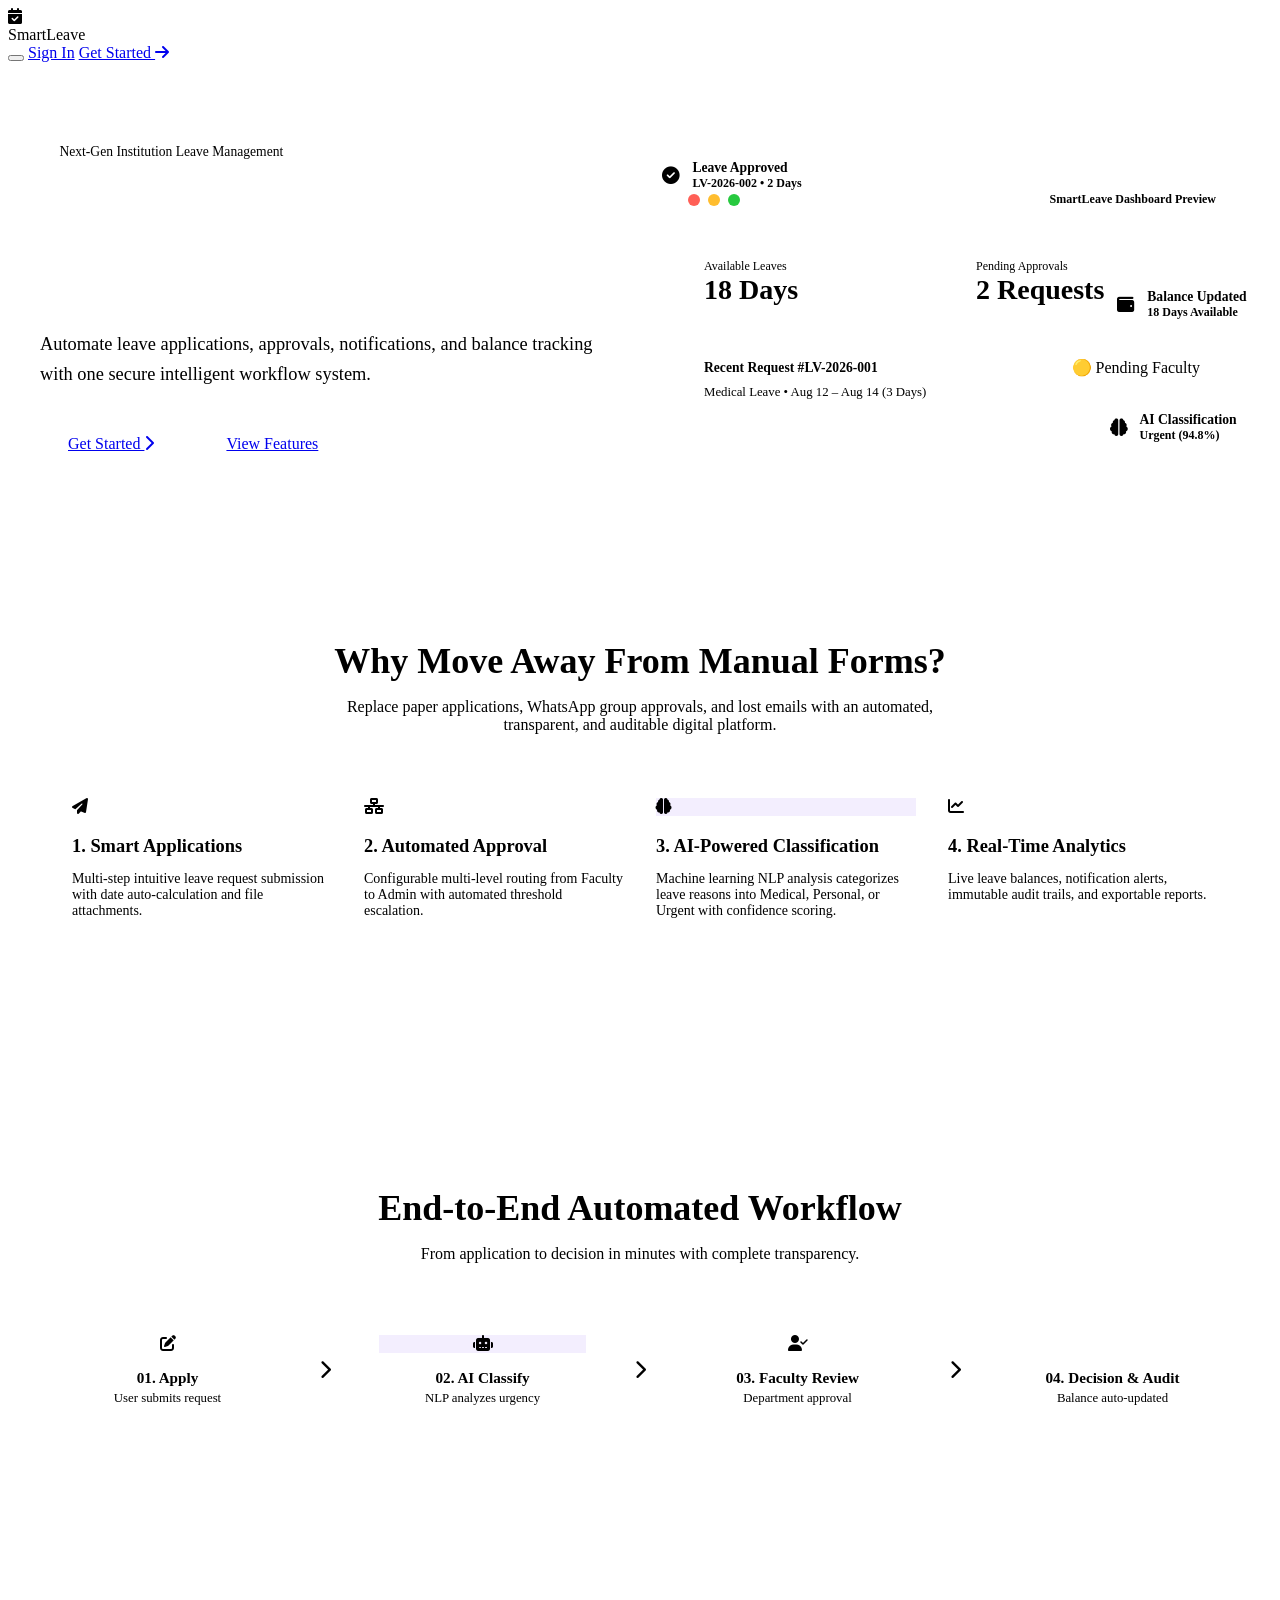
<file: templates/index.html>
<!DOCTYPE html>
<html lang="en" data-theme="light">
<head>
    <meta charset="UTF-8">
    <meta name="viewport" content="width=device-width, initial-scale=1.0">
    <title>SmartLeave — Leave management, intelligently simplified</title>
    <meta name="description" content="Smart digital leave management platform for Students, Faculty, and Administrators with AI reason classification, TOTP MFA, and automated multi-level workflows.">
    <link rel="stylesheet" href="/static/css/style.css">
    <link rel="stylesheet" href="https://cdnjs.cloudflare.com/ajax/libs/font-awesome/6.4.0/css/all.min.css">
    <style>
        /* Landing Page Specific Hero Styles */
        .hero-section {
            padding: 5rem 2rem 4rem;
            max-width: 1280px;
            margin: 0 auto;
            display: grid;
            grid-template-columns: 1fr 1fr;
            gap: 3rem;
            align-items: center;
        }

        .hero-title {
            font-size: 3rem;
            font-weight: 800;
            line-height: 1.15;
            margin-bottom: 1.25rem;
            background: linear-gradient(135deg, var(--text-primary), var(--primary));
            -webkit-background-clip: text;
            -webkit-text-fill-color: transparent;
        }

        .hero-sub {
            font-size: 1.15rem;
            color: var(--text-secondary);
            margin-bottom: 2rem;
            line-height: 1.6;
        }

        .hero-mockup-wrapper {
            position: relative;
        }

        .hero-mockup-card {
            background: var(--bg-card);
            border: 1px solid var(--border-color);
            border-radius: var(--radius-lg);
            padding: 1.5rem;
            box-shadow: var(--shadow-lg);
            position: relative;
            z-index: 2;
        }

        /* Floating Preview Cards */
        .float-card {
            position: absolute;
            background: var(--bg-card);
            border: 1px solid var(--border-color);
            border-radius: var(--radius-md);
            padding: 0.75rem 1.15rem;
            box-shadow: var(--shadow-md);
            display: flex;
            align-items: center;
            gap: 0.75rem;
            z-index: 3;
            font-size: 0.85rem;
            font-weight: 600;
            animation: float 3s ease-in-out infinite alternate;
        }

        .float-1 { top: -20px; left: -20px; animation-delay: 0s; }
        .float-2 { bottom: -15px; right: -15px; animation-delay: 1s; }
        .float-3 { top: 40%; right: -25px; animation-delay: 2s; }

        @keyframes float {
            0% { transform: translateY(0); }
            100% { transform: translateY(-10px); }
        }

        .feature-grid {
            max-width: 1280px;
            margin: 4rem auto;
            padding: 0 2rem;
            display: grid;
            grid-template-columns: repeat(auto-fit, minmax(250px, 1fr));
            gap: 2rem;
        }

        .workflow-step {
            text-align: center;
            padding: 1.5rem;
            position: relative;
        }
    </style>
</head>
<body>

    <!-- Landing Navigation -->
    <header class="top-header" style="position: relative;">
        <div class="header-left">
            <div class="logo-icon"><i class="fas fa-calendar-check"></i></div>
            <span class="logo-text">SmartLeave</span>
        </div>
        <div class="header-right">
            <button class="icon-btn" id="theme-toggle-btn" title="Toggle Dark/Light Mode"></button>
            <a href="/login" class="btn btn-secondary">Sign In</a>
            <a href="/login" class="btn btn-primary">Get Started <i class="fas fa-arrow-right"></i></a>
        </div>
    </header>

    <!-- Hero Section -->
    <section class="hero-section">
        <div>
            <span class="badge badge-personal" style="margin-bottom: 1rem; font-size: 0.85rem; padding: 0.4rem 1rem;">
                <i class="fas fa-sparkles"></i> Next-Gen Institution Leave Management
            </span>
            <h1 class="hero-title">Smart Leave Management for Modern Institutions</h1>
            <p class="hero-sub">Automate leave applications, approvals, notifications, and balance tracking with one secure intelligent workflow system.</p>
            <div style="display: flex; gap: 1rem; flex-wrap: wrap;">
                <a href="/login" class="btn btn-primary" style="padding: 0.85rem 1.75rem; font-size: 1rem;">
                    Get Started <i class="fas fa-chevron-right"></i>
                </a>
                <a href="#features" class="btn btn-secondary" style="padding: 0.85rem 1.75rem; font-size: 1rem;">
                    View Features
                </a>
            </div>
        </div>

        <div class="hero-mockup-wrapper">
            <!-- Floating cards -->
            <div class="float-card float-1">
                <i class="fas fa-check-circle" style="color: var(--success); font-size: 1.1rem;"></i>
                <div>
                    <div>Leave Approved</div>
                    <div style="font-size: 0.75rem; color: var(--text-muted);">LV-2026-002 • 2 Days</div>
                </div>
            </div>

            <div class="float-card float-2">
                <i class="fas fa-brain" style="color: var(--accent); font-size: 1.1rem;"></i>
                <div>
                    <div>AI Classification</div>
                    <div style="font-size: 0.75rem; color: var(--danger); font-weight: 700;">Urgent (94.8%)</div>
                </div>
            </div>

            <div class="float-card float-3">
                <i class="fas fa-wallet" style="color: var(--secondary); font-size: 1.1rem;"></i>
                <div>
                    <div>Balance Updated</div>
                    <div style="font-size: 0.75rem; color: var(--text-muted);">18 Days Available</div>
                </div>
            </div>

            <div class="hero-mockup-card">
                <div style="display: flex; align-items: center; justify-content: space-between; border-bottom: 1px solid var(--border-color); padding-bottom: 1rem; margin-bottom: 1.25rem;">
                    <div style="display: flex; align-items: center; gap: 0.5rem;">
                        <span style="width: 12px; height: 12px; border-radius: 50%; background: #FF5F56; display: inline-block;"></span>
                        <span style="width: 12px; height: 12px; border-radius: 50%; background: #FFBD2E; display: inline-block;"></span>
                        <span style="width: 12px; height: 12px; border-radius: 50%; background: #27C93F; display: inline-block;"></span>
                    </div>
                    <span style="font-size: 0.75rem; color: var(--text-muted); font-weight: 600;">SmartLeave Dashboard Preview</span>
                </div>

                <div style="display: grid; grid-template-columns: 1fr 1fr; gap: 1rem; margin-bottom: 1.25rem;">
                    <div style="background: var(--bg-main); padding: 1rem; border-radius: var(--radius-sm); border: 1px solid var(--border-color);">
                        <div style="font-size: 0.75rem; color: var(--text-muted);">Available Leaves</div>
                        <div style="font-size: 1.75rem; font-weight: 800; color: var(--primary);">18 Days</div>
                    </div>
                    <div style="background: var(--bg-main); padding: 1rem; border-radius: var(--radius-sm); border: 1px solid var(--border-color);">
                        <div style="font-size: 0.75rem; color: var(--text-muted);">Pending Approvals</div>
                        <div style="font-size: 1.75rem; font-weight: 800; color: var(--warning);">2 Requests</div>
                    </div>
                </div>

                <div style="background: var(--bg-main); padding: 1rem; border-radius: var(--radius-sm); border: 1px solid var(--border-color);">
                    <div style="display: flex; justify-content: space-between; align-items: center; margin-bottom: 0.5rem;">
                        <span style="font-weight: 600; font-size: 0.85rem;">Recent Request #LV-2026-001</span>
                        <span class="badge badge-pending">🟡 Pending Faculty</span>
                    </div>
                    <div style="font-size: 0.8rem; color: var(--text-secondary);">Medical Leave • Aug 12 – Aug 14 (3 Days)</div>
                </div>
            </div>
        </div>
    </section>

    <!-- Problem & Solution Section -->
    <section id="features" style="background: var(--bg-card); padding: 5rem 2rem; border-top: 1px solid var(--border-color); border-bottom: 1px solid var(--border-color);">
        <div style="max-width: 1280px; margin: 0 auto; text-align: center;">
            <h2 style="font-size: 2.25rem; margin-bottom: 1rem;">Why Move Away From Manual Forms?</h2>
            <p style="color: var(--text-secondary); max-width: 650px; margin: 0 auto 3rem;">Replace paper applications, WhatsApp group approvals, and lost emails with an automated, transparent, and auditable digital platform.</p>
        </div>

        <div class="feature-grid">
            <div class="card">
                <div class="stat-icon primary" style="margin-bottom: 1.25rem;"><i class="fas fa-paper-plane"></i></div>
                <h3 style="font-size: 1.15rem; margin-bottom: 0.5rem;">1. Smart Applications</h3>
                <p style="font-size: 0.875rem; color: var(--text-secondary);">Multi-step intuitive leave request submission with date auto-calculation and file attachments.</p>
            </div>

            <div class="card">
                <div class="stat-icon secondary" style="margin-bottom: 1.25rem;"><i class="fas fa-network-wired"></i></div>
                <h3 style="font-size: 1.15rem; margin-bottom: 0.5rem;">2. Automated Approval</h3>
                <p style="font-size: 0.875rem; color: var(--text-secondary);">Configurable multi-level routing from Faculty to Admin with automated threshold escalation.</p>
            </div>

            <div class="card">
                <div class="stat-icon accent" style="margin-bottom: 1.25rem; background: rgba(139, 92, 246, 0.1); color: var(--accent);"><i class="fas fa-brain"></i></div>
                <h3 style="font-size: 1.15rem; margin-bottom: 0.5rem;">3. AI-Powered Classification</h3>
                <p style="font-size: 0.875rem; color: var(--text-secondary);">Machine learning NLP analysis categorizes leave reasons into Medical, Personal, or Urgent with confidence scoring.</p>
            </div>

            <div class="card">
                <div class="stat-icon success" style="margin-bottom: 1.25rem;"><i class="fas fa-chart-line"></i></div>
                <h3 style="font-size: 1.15rem; margin-bottom: 0.5rem;">4. Real-Time Analytics</h3>
                <p style="font-size: 0.875rem; color: var(--text-secondary);">Live leave balances, notification alerts, immutable audit trails, and exportable reports.</p>
            </div>
        </div>
    </section>

    <!-- Visual Workflow Section -->
    <section style="padding: 5rem 2rem; max-width: 1280px; margin: 0 auto; text-align: center;">
        <h2 style="font-size: 2.25rem; margin-bottom: 1rem;">End-to-End Automated Workflow</h2>
        <p style="color: var(--text-secondary); margin-bottom: 3rem;">From application to decision in minutes with complete transparency.</p>

        <div style="display: flex; justify-content: space-between; align-items: center; flex-wrap: wrap; gap: 1.5rem;">
            <div class="card workflow-step" style="flex: 1; min-width: 180px;">
                <div class="stat-icon primary" style="margin: 0 auto 1rem;"><i class="fas fa-pen-to-square"></i></div>
                <div style="font-weight: 700; font-size: 0.95rem;">01. Apply</div>
                <div style="font-size: 0.8rem; color: var(--text-secondary); margin-top: 0.25rem;">User submits request</div>
            </div>

            <i class="fas fa-chevron-right" style="color: var(--text-muted); font-size: 1.2rem;"></i>

            <div class="card workflow-step" style="flex: 1; min-width: 180px;">
                <div class="stat-icon accent" style="margin: 0 auto 1rem; background: rgba(139, 92, 246, 0.1); color: var(--accent);"><i class="fas fa-robot"></i></div>
                <div style="font-weight: 700; font-size: 0.95rem;">02. AI Classify</div>
                <div style="font-size: 0.8rem; color: var(--text-secondary); margin-top: 0.25rem;">NLP analyzes urgency</div>
            </div>

            <i class="fas fa-chevron-right" style="color: var(--text-muted); font-size: 1.2rem;"></i>

            <div class="card workflow-step" style="flex: 1; min-width: 180px;">
                <div class="stat-icon warning" style="margin: 0 auto 1rem;"><i class="fas fa-user-check"></i></div>
                <div style="font-weight: 700; font-size: 0.95rem;">03. Faculty Review</div>
                <div style="font-size: 0.8rem; color: var(--text-secondary); margin-top: 0.25rem;">Department approval</div>
            </div>

            <i class="fas fa-chevron-right" style="color: var(--text-muted); font-size: 1.2rem;"></i>

            <div class="card workflow-step" style="flex: 1; min-width: 180px;">
                <div class="stat-icon success" style="margin: 0 auto 1rem;"><i class="fas fa-shield-check"></i></div>
                <div style="font-weight: 700; font-size: 0.95rem;">04. Decision & Audit</div>
                <div style="font-size: 0.8rem; color: var(--text-secondary); margin-top: 0.25rem;">Balance auto-updated</div>
            </div>
        </div>
    </section>

    <!-- Final CTA -->
    <section style="background: linear-gradient(135deg, var(--primary-dark), var(--accent)); padding: 4rem 2rem; color: #FFF; text-align: center;">
        <h2 style="font-size: 2.25rem; margin-bottom: 1rem; color: #FFF;">Ready to simplify leave management?</h2>
        <p style="opacity: 0.9; margin-bottom: 2rem; font-size: 1.1rem;">Sign in now with your Student, Faculty, or Admin account.</p>
        <a href="/login" class="btn" style="background: #FFF; color: var(--primary-dark); padding: 0.85rem 2rem; font-size: 1rem; font-weight: 700;">
            Sign In to SmartLeave <i class="fas fa-arrow-right"></i>
        </a>
    </section>

    <script src="/static/js/main.js"></script>
</body>
</html>
</file>
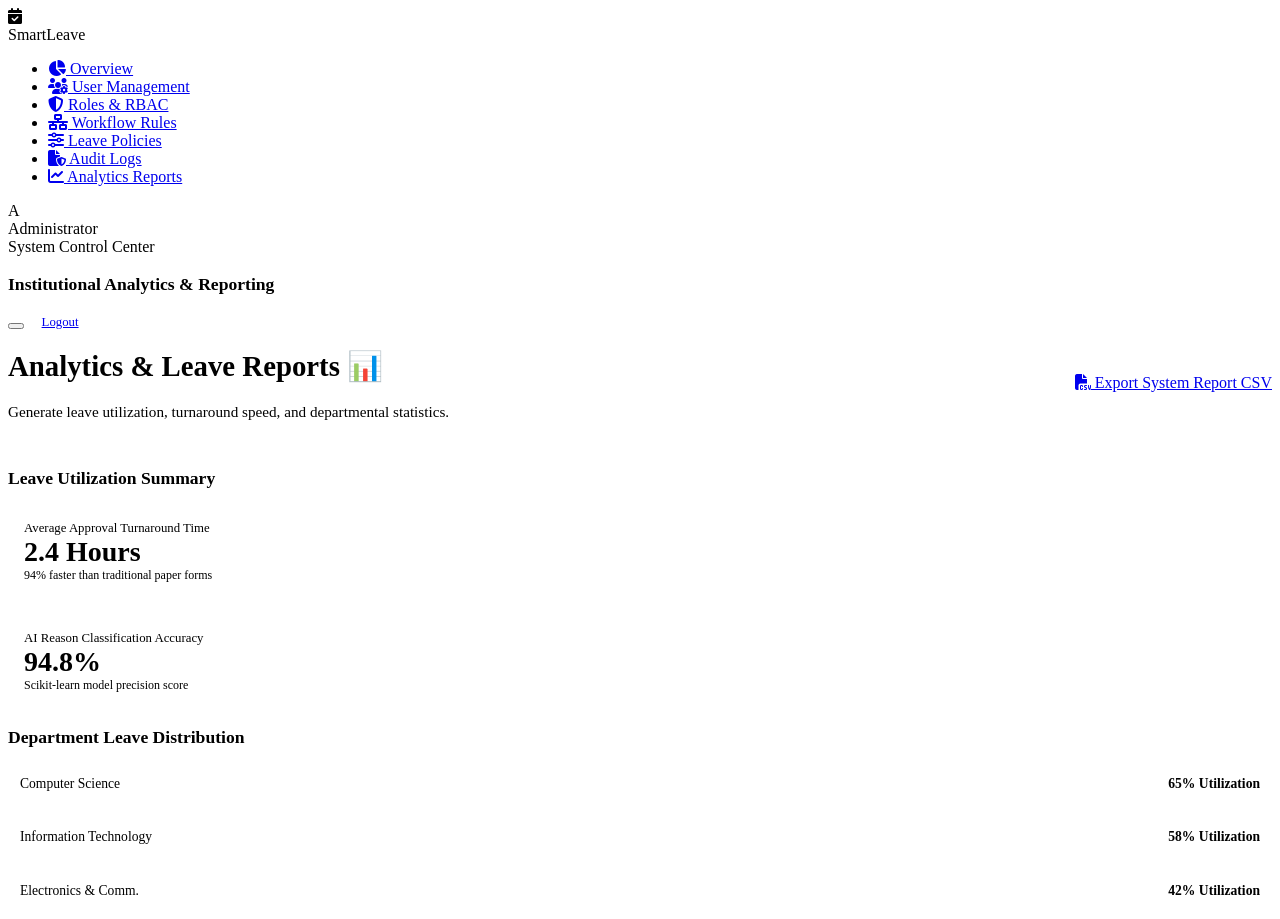
<file: templates/admin_reports.html>
<!DOCTYPE html>
<html lang="en" data-theme="light">
<head>
    <meta charset="UTF-8">
    <meta name="viewport" content="width=device-width, initial-scale=1.0">
    <title>Reports & Analytics — SmartLeave</title>
    <link rel="stylesheet" href="/static/css/style.css">
    <link rel="stylesheet" href="https://cdnjs.cloudflare.com/ajax/libs/font-awesome/6.4.0/css/all.min.css">
</head>
<body>

    <div class="app-wrapper">
        <aside class="sidebar">
            <div class="sidebar-header">
                <div class="logo-icon"><i class="fas fa-calendar-check"></i></div>
                <span class="logo-text">SmartLeave</span>
            </div>
            <ul class="sidebar-menu">
                <li><a href="/admin/dashboard"><i class="fas fa-chart-pie"></i> Overview</a></li>
                <li><a href="/admin/users"><i class="fas fa-users-gear"></i> User Management</a></li>
                <li><a href="/admin/roles"><i class="fas fa-shield-halved"></i> Roles & RBAC</a></li>
                <li><a href="/admin/workflow"><i class="fas fa-network-wired"></i> Workflow Rules</a></li>
                <li><a href="/admin/policies"><i class="fas fa-sliders"></i> Leave Policies</a></li>
                <li><a href="/admin/audit"><i class="fas fa-file-shield"></i> Audit Logs</a></li>
                <li class="active"><a href="/admin/reports"><i class="fas fa-chart-line"></i> Analytics Reports</a></li>
            </ul>
            <div class="sidebar-footer">
                <div class="user-avatar">A</div>
                <div class="user-info">
                    <div class="name">Administrator</div>
                    <div class="role">System Control Center</div>
                </div>
            </div>
        </aside>

        <main class="main-wrapper">
            <header class="top-header">
                <div class="header-left">
                    <h3 style="font-size: 1.1rem; font-weight: 700;">Institutional Analytics & Reporting</h3>
                </div>
                <div class="header-right">
                    <button class="icon-btn" id="theme-toggle-btn" title="Toggle Theme"></button>
                    <a href="/api/auth/logout" class="btn btn-secondary" style="padding: 0.4rem 0.85rem; font-size: 0.8rem;">Logout</a>
                </div>
            </header>

            <div class="content-area">
                <div style="display: flex; justify-content: space-between; align-items: center; margin-bottom: 2rem;">
                    <div>
                        <h1 style="font-size: 1.8rem;">Analytics & Leave Reports 📊</h1>
                        <p style="color: var(--text-secondary); font-size: 0.95rem;">Generate leave utilization, turnaround speed, and departmental statistics.</p>
                    </div>
                    <a href="/api/admin/audit-logs/export" class="btn btn-primary" download>
                        <i class="fas fa-file-csv"></i> Export System Report CSV
                    </a>
                </div>

                <div class="grid-2">
                    <div class="card">
                        <h3 style="font-size: 1.1rem; margin-bottom: 1rem;">Leave Utilization Summary</h3>
                        <div style="display: flex; flex-direction: column; gap: 1rem;">
                            <div style="background: var(--bg-main); padding: 1rem; border-radius: var(--radius-sm); border: 1px solid var(--border-color);">
                                <div style="font-size: 0.8rem; color: var(--text-muted);">Average Approval Turnaround Time</div>
                                <div style="font-size: 1.75rem; font-weight: 800; color: var(--success);">2.4 Hours</div>
                                <div style="font-size: 0.75rem; color: var(--text-secondary);">94% faster than traditional paper forms</div>
                            </div>
                            <div style="background: var(--bg-main); padding: 1rem; border-radius: var(--radius-sm); border: 1px solid var(--border-color);">
                                <div style="font-size: 0.8rem; color: var(--text-muted);">AI Reason Classification Accuracy</div>
                                <div style="font-size: 1.75rem; font-weight: 800; color: var(--primary);">94.8%</div>
                                <div style="font-size: 0.75rem; color: var(--text-secondary);">Scikit-learn model precision score</div>
                            </div>
                        </div>
                    </div>

                    <div class="card">
                        <h3 style="font-size: 1.1rem; margin-bottom: 1rem;">Department Leave Distribution</h3>
                        <div style="display: flex; flex-direction: column; gap: 0.85rem;">
                            <div style="display: flex; justify-content: space-between; font-size: 0.85rem; padding: 0.75rem; background: var(--bg-main); border-radius: var(--radius-sm);">
                                <span>Computer Science</span>
                                <strong>65% Utilization</strong>
                            </div>
                            <div style="display: flex; justify-content: space-between; font-size: 0.85rem; padding: 0.75rem; background: var(--bg-main); border-radius: var(--radius-sm);">
                                <span>Information Technology</span>
                                <strong>58% Utilization</strong>
                            </div>
                            <div style="display: flex; justify-content: space-between; font-size: 0.85rem; padding: 0.75rem; background: var(--bg-main); border-radius: var(--radius-sm);">
                                <span>Electronics & Comm.</span>
                                <strong>42% Utilization</strong>
                            </div>
                        </div>
                    </div>
                </div>

            </div>
        </main>
    </div>

    <script src="/static/js/main.js"></script>
</body>
</html>
</file>
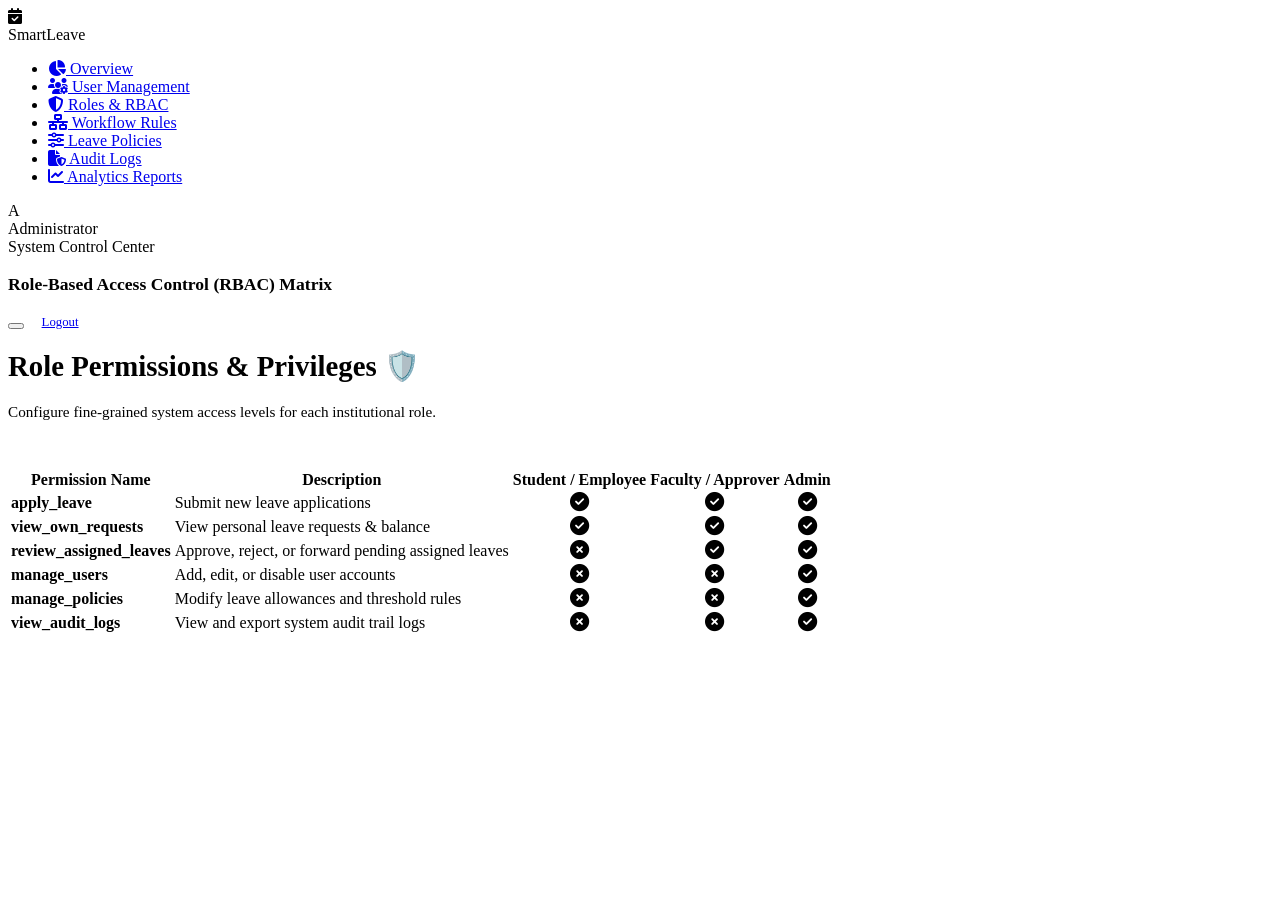
<file: templates/admin_roles.html>
<!DOCTYPE html>
<html lang="en" data-theme="light">
<head>
    <meta charset="UTF-8">
    <meta name="viewport" content="width=device-width, initial-scale=1.0">
    <title>Roles & RBAC Matrix — SmartLeave</title>
    <link rel="stylesheet" href="/static/css/style.css">
    <link rel="stylesheet" href="https://cdnjs.cloudflare.com/ajax/libs/font-awesome/6.4.0/css/all.min.css">
</head>
<body>

    <div class="app-wrapper">
        <aside class="sidebar">
            <div class="sidebar-header">
                <div class="logo-icon"><i class="fas fa-calendar-check"></i></div>
                <span class="logo-text">SmartLeave</span>
            </div>
            <ul class="sidebar-menu">
                <li><a href="/admin/dashboard"><i class="fas fa-chart-pie"></i> Overview</a></li>
                <li><a href="/admin/users"><i class="fas fa-users-gear"></i> User Management</a></li>
                <li class="active"><a href="/admin/roles"><i class="fas fa-shield-halved"></i> Roles & RBAC</a></li>
                <li><a href="/admin/workflow"><i class="fas fa-network-wired"></i> Workflow Rules</a></li>
                <li><a href="/admin/policies"><i class="fas fa-sliders"></i> Leave Policies</a></li>
                <li><a href="/admin/audit"><i class="fas fa-file-shield"></i> Audit Logs</a></li>
                <li><a href="/admin/reports"><i class="fas fa-chart-line"></i> Analytics Reports</a></li>
            </ul>
            <div class="sidebar-footer">
                <div class="user-avatar">A</div>
                <div class="user-info">
                    <div class="name">Administrator</div>
                    <div class="role">System Control Center</div>
                </div>
            </div>
        </aside>

        <main class="main-wrapper">
            <header class="top-header">
                <div class="header-left">
                    <h3 style="font-size: 1.1rem; font-weight: 700;">Role-Based Access Control (RBAC) Matrix</h3>
                </div>
                <div class="header-right">
                    <button class="icon-btn" id="theme-toggle-btn" title="Toggle Theme"></button>
                    <a href="/api/auth/logout" class="btn btn-secondary" style="padding: 0.4rem 0.85rem; font-size: 0.8rem;">Logout</a>
                </div>
            </header>

            <div class="content-area">
                <div style="display: flex; justify-content: space-between; align-items: center; margin-bottom: 2rem;">
                    <div>
                        <h1 style="font-size: 1.8rem;">Role Permissions & Privileges 🛡️</h1>
                        <p style="color: var(--text-secondary); font-size: 0.95rem;">Configure fine-grained system access levels for each institutional role.</p>
                    </div>
                </div>

                <div class="card">
                    <div class="table-responsive">
                        <table class="table">
                            <thead>
                                <tr>
                                    <th>Permission Name</th>
                                    <th>Description</th>
                                    <th style="text-align: center;">Student / Employee</th>
                                    <th style="text-align: center;">Faculty / Approver</th>
                                    <th style="text-align: center;">Admin</th>
                                </tr>
                            </thead>
                            <tbody>
                                <tr>
                                    <td><strong>apply_leave</strong></td>
                                    <td>Submit new leave applications</td>
                                    <td style="text-align: center;"><i class="fas fa-circle-check" style="color: var(--success); font-size: 1.2rem;"></i></td>
                                    <td style="text-align: center;"><i class="fas fa-circle-check" style="color: var(--success); font-size: 1.2rem;"></i></td>
                                    <td style="text-align: center;"><i class="fas fa-circle-check" style="color: var(--success); font-size: 1.2rem;"></i></td>
                                </tr>
                                <tr>
                                    <td><strong>view_own_requests</strong></td>
                                    <td>View personal leave requests & balance</td>
                                    <td style="text-align: center;"><i class="fas fa-circle-check" style="color: var(--success); font-size: 1.2rem;"></i></td>
                                    <td style="text-align: center;"><i class="fas fa-circle-check" style="color: var(--success); font-size: 1.2rem;"></i></td>
                                    <td style="text-align: center;"><i class="fas fa-circle-check" style="color: var(--success); font-size: 1.2rem;"></i></td>
                                </tr>
                                <tr>
                                    <td><strong>review_assigned_leaves</strong></td>
                                    <td>Approve, reject, or forward pending assigned leaves</td>
                                    <td style="text-align: center;"><i class="fas fa-circle-xmark" style="color: var(--text-muted); font-size: 1.2rem;"></i></td>
                                    <td style="text-align: center;"><i class="fas fa-circle-check" style="color: var(--success); font-size: 1.2rem;"></i></td>
                                    <td style="text-align: center;"><i class="fas fa-circle-check" style="color: var(--success); font-size: 1.2rem;"></i></td>
                                </tr>
                                <tr>
                                    <td><strong>manage_users</strong></td>
                                    <td>Add, edit, or disable user accounts</td>
                                    <td style="text-align: center;"><i class="fas fa-circle-xmark" style="color: var(--text-muted); font-size: 1.2rem;"></i></td>
                                    <td style="text-align: center;"><i class="fas fa-circle-xmark" style="color: var(--text-muted); font-size: 1.2rem;"></i></td>
                                    <td style="text-align: center;"><i class="fas fa-circle-check" style="color: var(--success); font-size: 1.2rem;"></i></td>
                                </tr>
                                <tr>
                                    <td><strong>manage_policies</strong></td>
                                    <td>Modify leave allowances and threshold rules</td>
                                    <td style="text-align: center;"><i class="fas fa-circle-xmark" style="color: var(--text-muted); font-size: 1.2rem;"></i></td>
                                    <td style="text-align: center;"><i class="fas fa-circle-xmark" style="color: var(--text-muted); font-size: 1.2rem;"></i></td>
                                    <td style="text-align: center;"><i class="fas fa-circle-check" style="color: var(--success); font-size: 1.2rem;"></i></td>
                                </tr>
                                <tr>
                                    <td><strong>view_audit_logs</strong></td>
                                    <td>View and export system audit trail logs</td>
                                    <td style="text-align: center;"><i class="fas fa-circle-xmark" style="color: var(--text-muted); font-size: 1.2rem;"></i></td>
                                    <td style="text-align: center;"><i class="fas fa-circle-xmark" style="color: var(--text-muted); font-size: 1.2rem;"></i></td>
                                    <td style="text-align: center;"><i class="fas fa-circle-check" style="color: var(--success); font-size: 1.2rem;"></i></td>
                                </tr>
                            </tbody>
                        </table>
                    </div>
                </div>

            </div>
        </main>
    </div>

    <script src="/static/js/main.js"></script>
</body>
</html>
</file>
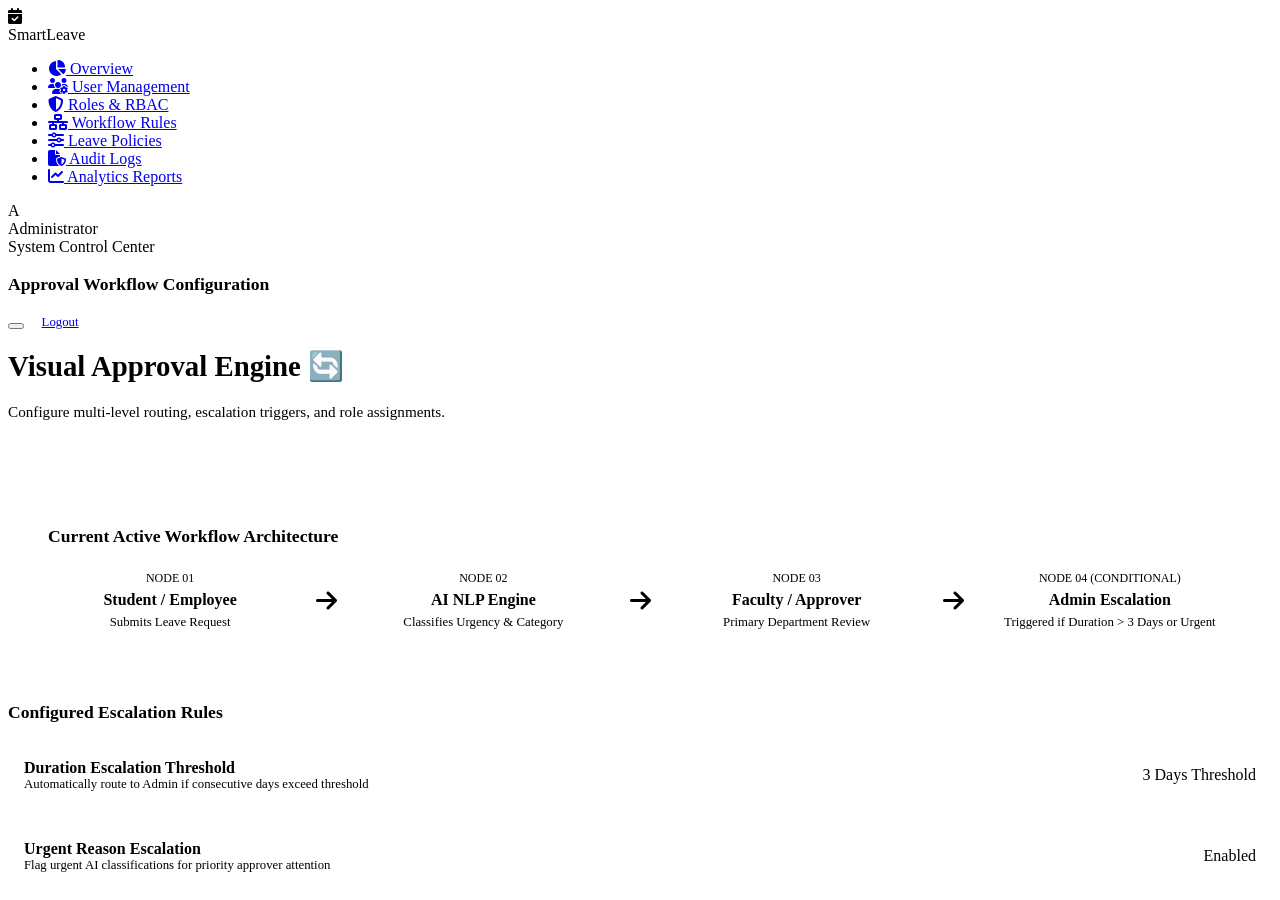
<file: templates/admin_workflow.html>
<!DOCTYPE html>
<html lang="en" data-theme="light">
<head>
    <meta charset="UTF-8">
    <meta name="viewport" content="width=device-width, initial-scale=1.0">
    <title>Workflow Builder — SmartLeave</title>
    <link rel="stylesheet" href="/static/css/style.css">
    <link rel="stylesheet" href="https://cdnjs.cloudflare.com/ajax/libs/font-awesome/6.4.0/css/all.min.css">
</head>
<body>

    <div class="app-wrapper">
        <aside class="sidebar">
            <div class="sidebar-header">
                <div class="logo-icon"><i class="fas fa-calendar-check"></i></div>
                <span class="logo-text">SmartLeave</span>
            </div>
            <ul class="sidebar-menu">
                <li><a href="/admin/dashboard"><i class="fas fa-chart-pie"></i> Overview</a></li>
                <li><a href="/admin/users"><i class="fas fa-users-gear"></i> User Management</a></li>
                <li><a href="/admin/roles"><i class="fas fa-shield-halved"></i> Roles & RBAC</a></li>
                <li class="active"><a href="/admin/workflow"><i class="fas fa-network-wired"></i> Workflow Rules</a></li>
                <li><a href="/admin/policies"><i class="fas fa-sliders"></i> Leave Policies</a></li>
                <li><a href="/admin/audit"><i class="fas fa-file-shield"></i> Audit Logs</a></li>
                <li><a href="/admin/reports"><i class="fas fa-chart-line"></i> Analytics Reports</a></li>
            </ul>
            <div class="sidebar-footer">
                <div class="user-avatar">A</div>
                <div class="user-info">
                    <div class="name">Administrator</div>
                    <div class="role">System Control Center</div>
                </div>
            </div>
        </aside>

        <main class="main-wrapper">
            <header class="top-header">
                <div class="header-left">
                    <h3 style="font-size: 1.1rem; font-weight: 700;">Approval Workflow Configuration</h3>
                </div>
                <div class="header-right">
                    <button class="icon-btn" id="theme-toggle-btn" title="Toggle Theme"></button>
                    <a href="/api/auth/logout" class="btn btn-secondary" style="padding: 0.4rem 0.85rem; font-size: 0.8rem;">Logout</a>
                </div>
            </header>

            <div class="content-area">
                <div style="display: flex; justify-content: space-between; align-items: center; margin-bottom: 2rem;">
                    <div>
                        <h1 style="font-size: 1.8rem;">Visual Approval Engine 🔄</h1>
                        <p style="color: var(--text-secondary); font-size: 0.95rem;">Configure multi-level routing, escalation triggers, and role assignments.</p>
                    </div>
                </div>

                <!-- Visual Workflow Nodes -->
                <div class="card" style="padding: 2.5rem; margin-bottom: 2rem;">
                    <h3 style="font-size: 1.1rem; margin-bottom: 1.5rem;">Current Active Workflow Architecture</h3>
                    
                    <div style="display: flex; justify-content: space-between; align-items: center; flex-wrap: wrap; gap: 1.5rem;">
                        
                        <div class="card" style="flex: 1; min-width: 200px; text-align: center; border-left: 4px solid var(--primary);">
                            <div style="font-size: 0.75rem; color: var(--text-muted); text-transform: uppercase;">Node 01</div>
                            <div style="font-weight: 700; font-size: 1rem; margin: 0.35rem 0;">Student / Employee</div>
                            <div style="font-size: 0.8rem; color: var(--text-secondary);">Submits Leave Request</div>
                        </div>

                        <i class="fas fa-arrow-right" style="color: var(--text-muted); font-size: 1.5rem;"></i>

                        <div class="card" style="flex: 1; min-width: 200px; text-align: center; border-left: 4px solid var(--accent);">
                            <div style="font-size: 0.75rem; color: var(--text-muted); text-transform: uppercase;">Node 02</div>
                            <div style="font-weight: 700; font-size: 1rem; margin: 0.35rem 0;">AI NLP Engine</div>
                            <div style="font-size: 0.8rem; color: var(--text-secondary);">Classifies Urgency & Category</div>
                        </div>

                        <i class="fas fa-arrow-right" style="color: var(--text-muted); font-size: 1.5rem;"></i>

                        <div class="card" style="flex: 1; min-width: 200px; text-align: center; border-left: 4px solid var(--warning);">
                            <div style="font-size: 0.75rem; color: var(--text-muted); text-transform: uppercase;">Node 03</div>
                            <div style="font-weight: 700; font-size: 1rem; margin: 0.35rem 0;">Faculty / Approver</div>
                            <div style="font-size: 0.8rem; color: var(--text-secondary);">Primary Department Review</div>
                        </div>

                        <i class="fas fa-arrow-right" style="color: var(--text-muted); font-size: 1.5rem;"></i>

                        <div class="card" style="flex: 1; min-width: 200px; text-align: center; border-left: 4px solid var(--danger);">
                            <div style="font-size: 0.75rem; color: var(--text-muted); text-transform: uppercase;">Node 04 (Conditional)</div>
                            <div style="font-weight: 700; font-size: 1rem; margin: 0.35rem 0;">Admin Escalation</div>
                            <div style="font-size: 0.8rem; color: var(--text-secondary);">Triggered if Duration > 3 Days or Urgent</div>
                        </div>

                    </div>
                </div>

                <!-- Rule Settings Form -->
                <div class="card">
                    <h3 style="font-size: 1.1rem; margin-bottom: 1.25rem;">Configured Escalation Rules</h3>
                    
                    <div style="display: flex; flex-direction: column; gap: 1rem;">
                        <div style="display: flex; align-items: center; justify-content: space-between; padding: 1rem; background: var(--bg-main); border-radius: var(--radius-sm); border: 1px solid var(--border-color);">
                            <div>
                                <strong>Duration Escalation Threshold</strong>
                                <div style="font-size: 0.8rem; color: var(--text-secondary);">Automatically route to Admin if consecutive days exceed threshold</div>
                            </div>
                            <span class="badge badge-pending">3 Days Threshold</span>
                        </div>

                        <div style="display: flex; align-items: center; justify-content: space-between; padding: 1rem; background: var(--bg-main); border-radius: var(--radius-sm); border: 1px solid var(--border-color);">
                            <div>
                                <strong>Urgent Reason Escalation</strong>
                                <div style="font-size: 0.8rem; color: var(--text-secondary);">Flag urgent AI classifications for priority approver attention</div>
                            </div>
                            <span class="badge badge-approved">Enabled</span>
                        </div>
                    </div>
                </div>

            </div>
        </main>
    </div>

    <script src="/static/js/main.js"></script>
</body>
</html>
</file>
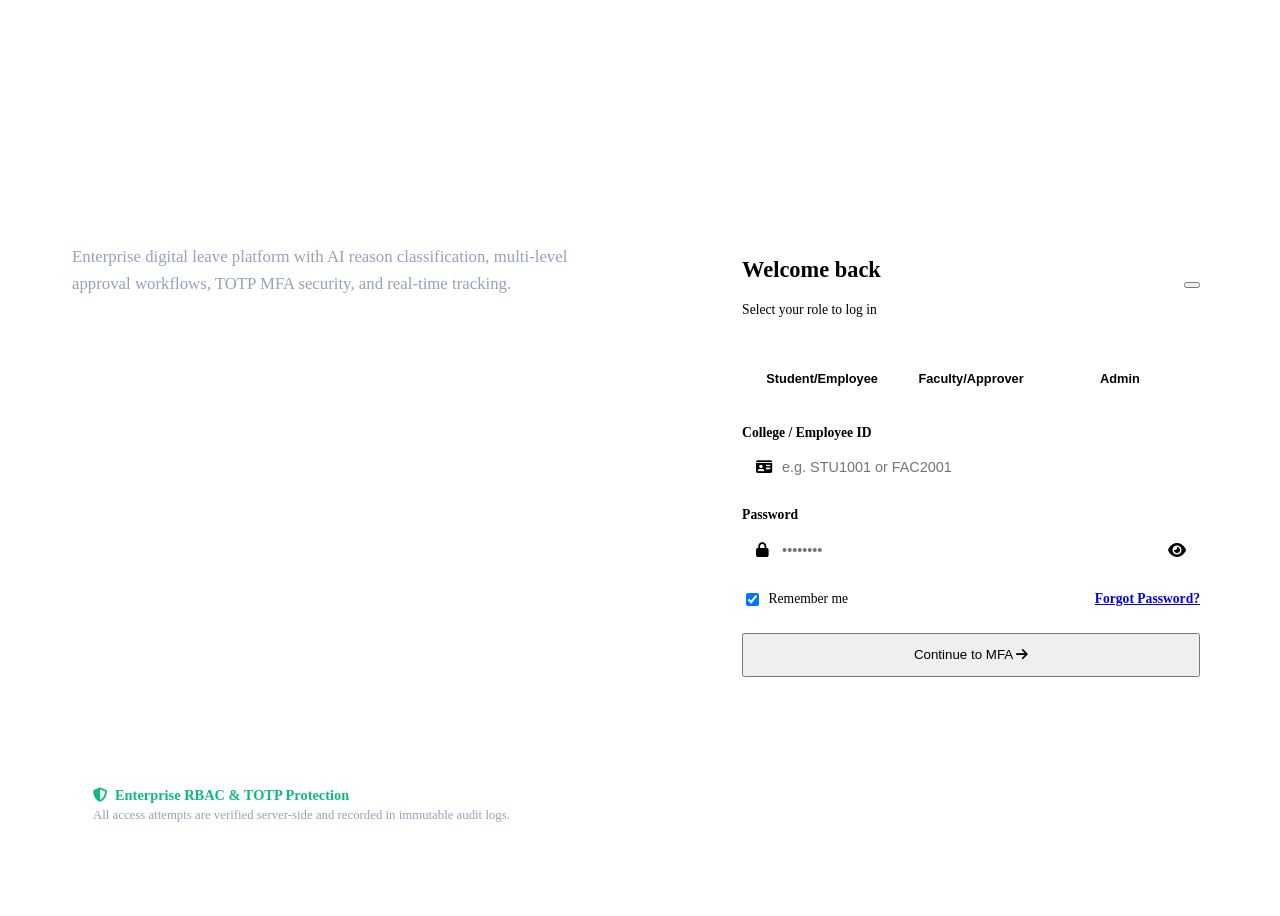
<file: templates/login.html>
<!DOCTYPE html>
<html lang="en" data-theme="light">
<head>
    <meta charset="UTF-8">
    <meta name="viewport" content="width=device-width, initial-scale=1.0">
    <title>Sign In — SmartLeave</title>
    <link rel="stylesheet" href="/static/css/style.css">
    <link rel="stylesheet" href="https://cdnjs.cloudflare.com/ajax/libs/font-awesome/6.4.0/css/all.min.css">
    <style>
        .login-wrapper {
            display: grid;
            grid-template-columns: 1.1fr 1fr;
            min-height: 100vh;
        }

        .login-left {
            background: linear-gradient(135deg, var(--bg-sidebar), #1E1B4B);
            color: #FFF;
            padding: 4rem;
            display: flex;
            flex-direction: column;
            justify-content: space-between;
            position: relative;
            overflow: hidden;
        }

        .login-right {
            background: var(--bg-main);
            display: flex;
            align-items: center;
            justify-content: center;
            padding: 2rem;
        }

        .login-card {
            background: var(--bg-card);
            border: 1px solid var(--border-color);
            border-radius: var(--radius-lg);
            padding: 2.5rem;
            width: 100%;
            max-width: 480px;
            box-shadow: var(--shadow-lg);
        }

        .role-tabs {
            display: flex;
            background: var(--bg-main);
            padding: 0.35rem;
            border-radius: var(--radius-md);
            border: 1px solid var(--border-color);
            margin-bottom: 1.5rem;
        }

        .role-tab-btn {
            flex: 1;
            padding: 0.6rem 0.5rem;
            border: none;
            background: transparent;
            font-size: 0.8rem;
            font-weight: 600;
            color: var(--text-secondary);
            border-radius: var(--radius-sm);
            cursor: pointer;
            transition: var(--transition);
        }

        .role-tab-btn.active {
            background: var(--bg-card);
            color: var(--primary);
            box-shadow: var(--shadow-sm);
        }

        .form-group {
            margin-bottom: 1.25rem;
        }

        .form-group label {
            display: block;
            font-size: 0.85rem;
            font-weight: 600;
            margin-bottom: 0.4rem;
            color: var(--text-primary);
        }

        .form-input-wrapper {
            position: relative;
        }

        .form-input {
            width: 100%;
            padding: 0.75rem 1rem 0.75rem 2.5rem;
            border: 1px solid var(--border-color);
            border-radius: var(--radius-sm);
            background: var(--bg-main);
            color: var(--text-primary);
            font-size: 0.9rem;
            outline: none;
            transition: var(--transition);
        }

        .form-input:focus {
            border-color: var(--primary);
            box-shadow: 0 0 0 3px rgba(99, 102, 241, 0.15);
        }

        .form-input-icon {
            position: absolute;
            left: 0.85rem;
            top: 50%;
            transform: translateY(-50%);
            color: var(--text-muted);
            font-size: 0.9rem;
        }

        .pwd-toggle-icon {
            position: absolute;
            right: 0.85rem;
            top: 50%;
            transform: translateY(-50%);
            color: var(--text-muted);
            cursor: pointer;
        }

        /* 6-box OTP Input */
        .otp-container {
            display: flex;
            gap: 0.65rem;
            justify-content: center;
            margin: 1.5rem 0;
        }

        .otp-box {
            width: 50px;
            height: 55px;
            text-align: center;
            font-size: 1.5rem;
            font-weight: 700;
            border: 2px solid var(--border-color);
            border-radius: var(--radius-sm);
            background: var(--bg-main);
            color: var(--text-primary);
            outline: none;
            transition: var(--transition);
        }

        .otp-box:focus {
            border-color: var(--primary);
            box-shadow: 0 0 0 3px rgba(99, 102, 241, 0.2);
        }

        @media (max-width: 900px) {
            .login-wrapper { grid-template-columns: 1fr; }
            .login-left { display: none; }
        }
    </style>
</head>
<body>

    <div class="login-wrapper">
        <!-- Left Branding Panel -->
        <div class="login-left">
            <div>
                <div style="display: flex; align-items: center; gap: 0.75rem; margin-bottom: 2rem;">
                    <div class="logo-icon"><i class="fas fa-calendar-check"></i></div>
                    <span class="logo-text" style="font-size: 1.5rem;">SmartLeave</span>
                </div>

                <h1 style="font-size: 2.5rem; line-height: 1.2; margin-bottom: 1rem; color: #FFF;">
                    Leave management, intelligently simplified.
                </h1>
                <p style="color: #94A3B8; font-size: 1.05rem; line-height: 1.6;">
                    Enterprise digital leave platform with AI reason classification, multi-level approval workflows, TOTP MFA security, and real-time tracking.
                </p>
            </div>

            <div style="background: rgba(255, 255, 255, 0.05); padding: 1.25rem; border-radius: var(--radius-md); border: 1px solid rgba(255, 255, 255, 0.1);">
                <div style="display: flex; align-items: center; gap: 0.5rem; font-weight: 700; font-size: 0.9rem; color: #10B981; margin-bottom: 0.25rem;">
                    <i class="fas fa-shield-halved"></i> Enterprise RBAC & TOTP Protection
                </div>
                <div style="font-size: 0.8rem; color: #94A3B8;">
                    All access attempts are verified server-side and recorded in immutable audit logs.
                </div>
            </div>
        </div>

        <!-- Right Login Card Panel -->
        <div class="login-right">
            <div class="login-card">
                
                <!-- Header -->
                <div style="display: flex; justify-content: space-between; align-items: center; margin-bottom: 1.5rem;">
                    <div>
                        <h2 style="font-size: 1.4rem; font-weight: 800;">Welcome back</h2>
                        <p style="font-size: 0.85rem; color: var(--text-secondary);">Select your role to log in</p>
                    </div>
                    <button class="icon-btn" id="theme-toggle-btn" title="Toggle Theme"></button>
                </div>

                <!-- Role Selector Tabs -->
                <div class="role-tabs">
                    <button type="button" class="role-tab-btn active" data-role="Student/Employee">Student/Employee</button>
                    <button type="button" class="role-tab-btn" data-role="Faculty/Approver">Faculty/Approver</button>
                    <button type="button" class="role-tab-btn" data-role="Admin">Admin</button>
                </div>

                <!-- Step 1: ID & Password Form -->
                <form id="login-step-1" onsubmit="handleLoginSubmit(event)">
                    <div class="form-group">
                        <label id="employee-id-label">College / Employee ID</label>
                        <div class="form-input-wrapper">
                            <i class="fas fa-id-card form-input-icon"></i>
                            <input type="text" id="employee-id-input" class="form-input" placeholder="e.g. STU1001 or FAC2001" required>
                        </div>
                    </div>

                    <div class="form-group">
                        <label>Password</label>
                        <div class="form-input-wrapper">
                            <i class="fas fa-lock form-input-icon"></i>
                            <input type="password" id="password-input" class="form-input" placeholder="••••••••" required>
                            <i class="fas fa-eye pwd-toggle-icon" id="toggle-password-btn"></i>
                        </div>
                    </div>

                    <div style="display: flex; justify-content: space-between; align-items: center; margin-bottom: 1.5rem; font-size: 0.85rem;">
                        <label style="display: flex; align-items: center; gap: 0.4rem; cursor: pointer; color: var(--text-secondary);">
                            <input type="checkbox" checked style="accent-color: var(--primary);"> Remember me
                        </label>
                        <a href="#" onclick="showToast('Contact administrator to reset password.', 'info')" style="font-weight: 600;">Forgot Password?</a>
                    </div>

                    <button type="submit" id="login-submit-btn" class="btn btn-primary" style="width: 100%; padding: 0.8rem;">
                        Continue to MFA <i class="fas fa-arrow-right"></i>
                    </button>
                </form>

                <!-- Step 2: TOTP 6-Digit OTP Verification Modal UI -->
                <div id="mfa-step-2" style="display: none; animation: fadeIn 0.4s ease-out;">
                    <div style="text-align: center; margin-bottom: 1.25rem;">
                        <div style="width: 50px; height: 50px; border-radius: 50%; background: var(--primary-light); color: var(--primary); display: inline-flex; align-items: center; justify-content: center; font-size: 1.25rem; margin-bottom: 0.5rem;">
                            <i class="fas fa-key"></i>
                        </div>
                        <h3 style="font-size: 1.15rem; font-weight: 700;">Two-Factor Authentication</h3>
                        <p style="font-size: 0.85rem; color: var(--text-secondary); margin-top: 0.25rem;">Enter your 6-digit authentication code</p>
                    </div>

                    <form onsubmit="handleMfaVerify(event)">
                        <div class="otp-container">
                            <input type="text" maxlength="1" class="otp-box" autofocus>
                            <input type="text" maxlength="1" class="otp-box">
                            <input type="text" maxlength="1" class="otp-box">
                            <input type="text" maxlength="1" class="otp-box">
                            <input type="text" maxlength="1" class="otp-box">
                            <input type="text" maxlength="1" class="otp-box">
                        </div>

                        <div style="display: flex; justify-content: space-between; align-items: center; font-size: 0.8rem; color: var(--text-muted); margin-bottom: 1.25rem;">
                            <span id="otp-timer">Code expires in 30s</span>
                            <span style="color: var(--primary); font-weight: 600;">Demo Code: 123456</span>
                        </div>

                        <button type="submit" id="mfa-verify-btn" class="btn btn-primary" style="width: 100%; padding: 0.8rem;">
                            Verify & Continue <i class="fas fa-check"></i>
                        </button>
                    </form>
                </div>



            </div>
        </div>
    </div>

    <script src="/static/js/main.js"></script>
    <script src="/static/js/auth.js"></script>
</body>
</html>
</file>
<file: static/css/style.css>
"/* ==========================================================================\n   SmartLeave Modern Enterprise SaaS Design System\n   Color Palette: Blue/Purple tech theme (#6366F1, #8B5CF6, #06B6D4)\n   ========================================================================== */\n\n@import url('https://fonts.googleapis.com/css2?family=Inter:wght@300;400;500;600;700;800&family=Manrope:wght@500;600;700;800&display=swap');\n\n:root {\n    /* Light Mode Palette */\n    --primary: #6366F1;\n    --primary-dark: #4F46E5;\n    --primary-light: #EEF2FF;\n    --secondary: #06B6D4;\n    --accent: #8B5CF6;\n    --success: #10B981;\n    --success-bg: #D1FAE5;\n    --warning: #F59E0B;\n    --warning-bg: #FEF3C7;\n    --danger: #EF4444;\n    --danger-bg: #FEE2E2;\n    --info: #3B82F6;\n    --info-bg: #DBEAFE;\n    \n    --bg-main: #F8FAFC;\n    --bg-card: #FFFFFF;\n    --bg-sidebar: #0F172A;\n    --bg-header: rgba(255, 255, 255, 0.85);\n    \n    --text-primary: #0F172A;\n    --text-secondary: #64748B;\n    --text-muted: #94A3B8;\n    --border-color: #E2E8F0;\n    \n    --radius-sm: 8px;\n    --radius-md: 14px;\n    --radius-lg: 20px;\n    --radius-full: 9999px;\n    \n    --shadow-sm: 0 1px 3px rgba(15, 23, 42, 0.06), 0 1px 2px rgba(15, 23, 42, 0.04);\n    --shadow-md: 0 4px 12px -2px rgba(15, 23, 42, 0.08), 0 2px 6px -1px rgba(15, 23, 42, 0.04);\n    --shadow-lg: 0 20px 25px -5px rgba(15, 23, 42, 0.1), 0 10px 10px -5px rgba(15, 23, 42, 0.04);\n    --shadow-glow: 0 0 25px rgba(99, 102, 241, 0.25);\n    \n    --font-sans: 'Inter', system-ui, -apple-system, sans-serif;\n    --font-heading: 'Manrope', system-ui, -apple-system, sans-serif;\n    \n    --transition: all 0.25s cubic-bezier(0.4, 0, 0.2, 1);\n}\n\n[data-theme=\"dark\"] {\n    --bg-main: #0F172A;\n    --bg-card: #1E293B;\n    --bg-sidebar: #0B1120;\n    --bg-header: rgba(30, 41, 59, 0.85);\n    \n    --text-primary: #F8FAFC;\n    --text-secondary: #94A3B8;\n    --text-muted: #64748B;\n    --border-color: #334155;\n    \n    --primary-light: rgba(99, 102, 241, 0.15);\
<truncated 13715 bytes>
</file>
